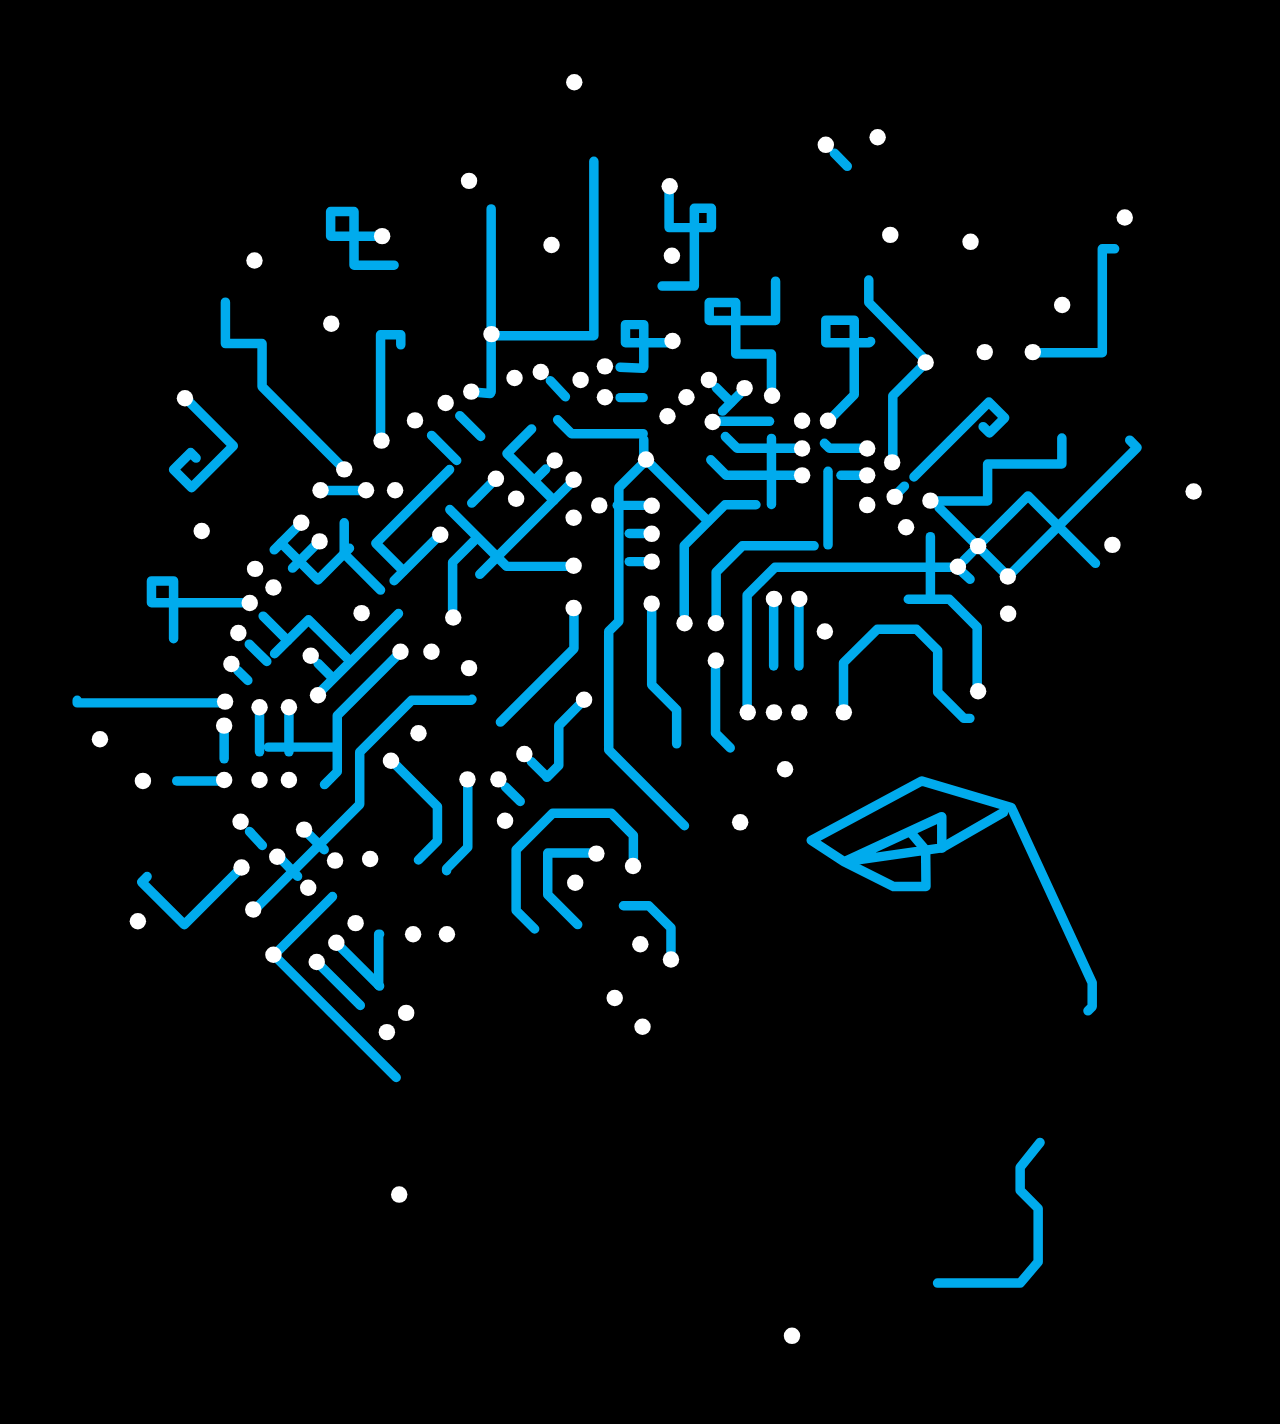
<file: About.html>
<!DOCTYPE html>
<html lang="en">
<head>
	<meta charset="UTF-8">
	<meta http-equiv="X-UA-Compatible" content="IE=edge">
	<meta name="viewport" content="width=device-width, initial-scale=1.0">
	<link rel="stylesheet" href="css/circuit.css">
	<title>Document</title>
</head>
<body>
	<audio src="images/good.mp3" id="About" loop="loop"></audio>
	<script type="text/javascript">
	window.onload=function(){
    document.getElementById("About").play();
  }
</script>
	<div id="circuitry">
		<svg version="1.1" xmlns="http://www.w3.org/2000/svg" xmlns:xlink="http://www.w3.org/1999/xlink" viewBox="1195.8 -3.5 400 444.3" >
			<g id="face">
				<path id="i0" d="M1491.3,262.3 1523.8,243.6"/>
				<path id="i1" d="M1481.8,257.8 1486.2,263 1486.3,274.5 1476,274.5 1460.4,266.7 1491.3,252.4 1491.3,262.3 1460.4,266.7 1450,259.9 1485,241.1 1513.3,249.5 1538.9,305 1538.9,312.5 1533.8,317.6 1504.3,317.6 1504.3,312 1518.7,312 1518.7,329.9 1523.5,333 1523.5,340.8 1519.5,345.2 1496.7,345.2 1486.2,345.2 1486.2,339.8 1492.2,339.8 1500.5,355.6 1522.4,355.5 1522.4,348.6 1519.5,345.2"/>
				<path id="i2" d="M1522.4,355.5 1516.1,363.4 1516.1,370.7 1521.8,376.4 1521.8,393.3 1516.1,400 1459.6,400 1444.3,415.3"/>
				<path id="i3" d="M1279.8,296.1 1319.5,335.8 1319.6,371.6"/>
				<path id="i4" d="M1429.7,217.1 1429.7,182.3 1438.5,173.5 1496.1,173.5 1522,197 1523.8,243.6"/>
			</g>
			<g id="head">
				<path id="i5" d="M1318.4,138"/>
				<path id="i6" d="M1427.3,118.7 1418.4,127.6"/>
				<path id="i7" d="M1487.7,183.5 1487.7,151.8"/>
				<path id="i8" d="M1512.1,176.2 1476.3,140.5"/>
				<path id="i9" d="M1331.3,164.4 1309.5,186.2"/>
				<path id="i10" d="M1287.3,160.7 1275.8,172.2"/>
				<path id="i11" d="M1293.1,166.5 1281.6,178"/>
				<path id="i12" d="M1348.9,146.8 1338.3,157.4"/>
				<path id="i13" d="M1362.3,146.1 1368.1,140.3"/>
				<path id="i14" d="M1438.1,185.6 1438.1,216.7"/>
				<path id="i15" d="M1446.1,185.6 1446.1,216.7"/>
				<path id="i16" d="M1281.6,294.6 1309.1,267.1"/>
				<path id="i17" d="M1437.4,153.6 1437.4,118.7"/>
				<path id="i18" d="M1299.7,230.4 1264.2,230.4"/>
				<path id="i19" d="M1264.2,223.6 1264.2,241.1"/>
				<path id="i20" d="M1396.8,119.8 1385.5,119.8"/>
				<path id="i21" d="M1348.4,118.5 1342.7,118"/>
				<path id="i22" d="M1396.8,110.5 1385.5,110"/>
				<path id="i23" d="M1295.9,149.2 1318.5,149.2"/>
				<path id="i24" d="M1372.2,119.5 1364.7,111.5"/>
				<path id="i25" d="M1345.4,132.1 1334.5,121.3"/>
				<path id="i26" d="M1337.8,139.7 1324.9,126.8"/>
				<path id="i27" d="M1465.5,144.4 1455.4,144.4"/>
				<path id="i28" d="M1397.3,153.9 1382.6,153.9"/>
				<path id="i29" d="M1397.3,162.8 1389.4,162.8"/>
				<path id="i30" d="M1397.3,171.7 1389.4,171.7"/>
				<path id="i31" d="M1284.3,196.7 1272.3,184.7"/>
				<path id="i32" d="M1424.6,121.3 1417.8,114.5"/>
				<path id="i33" d="M1276.3,261.5 1269.5,254.2"/>
				<path id="i34" d="M1298.5,208.5 1291.8,201.8"/>
				<path id="i35" d="M1357.9,247.6 1351.1,240.9"/>
				<path id="i36" d="M1366.1,239.6 1359.3,232.9"/>
				<path id="i37" d="M1275.4,217.8 1275.4,240.9"/>
				<path id="i38" d="M1284.7,217.8 1284.7,240.9"/>
				<path id="i39" d="M1289.5,256.5 1299.4,266.4"/>
				<path id="i40" d="M1299.6,292.3 1321.9,314.5"/>
				<path id="i41" d="M1293.5,298.4 1315.8,320.6"/>
				<path id="i42" d="M1281.5,265.1 1290.9,274.9"/>
				<path id="i43" d="M1455.3,166.4 1455.3,128.1"/>
				<path id="i44" d="M1476.2,151.1 1481.6,145.7"/>
				<path id="i45" d="M1501.5,168.1 1496.2,173.4"/>
				<path id="i46" d="M1420.5,127.3 1446.8,127.3"/>
				<path id="i47" d="M1271.7,209.3 1266.4,204.1"/>
				<path id="i48" d="M1277.7,203.3 1268.6,194.3"/>
				<path id="i49" d="M1417.3,158.9 1397,138.7 1397,110.1"/>
				<path id="i50" d="M1374.9,173.2 1353.6,173.2 1313.7,133.3"/>
				<path id="i51" d="M1320.9,174.6 1312.2,165.9 1348.7,129.4 1348.7,118"/>
				<path id="i52" d="M1380.1,263.9 1366.6,263.9 1366.6,277.1 1388,298.4 1388,307.6"/>
				<path id="i53" d="M1341.3,242.5 1341.3,262.1 1334.6,268.9 1334.6,289.5"/>
				<path id="i54" d="M1444.9,144.4 1423.1,144.4 1404.8,126"/>
				<path id="i55" d="M1444.9,135.8 1426.5,135.8 1411.5,120.8"/>
				<path id="i56" d="M1397.4,140 1389.1,148.3 1389.1,190.6 1385.9,193.8 1385.9,231.3 1423.5,268.9 1423.5,292.5 1405.7,308.2 1396,308.2 1396,295.5"/>
				<path id="i57" d="M1375.6,145.2 1344.7,176.1 1344.7,192 1341.7,195 1341.7,203.3"/>
				<path id="i58" d="M1336.5,187 1336.5,171.9 1355.2,153.2"/>
				<path id="i59" d="M1295.3,212.2 1321,186.5 1329.6,186.5 1329.6,197.6"/>
				<path id="i60" d="M1502.5,211.1 1502.5,192.4 1493.7,183.6 1464,183.6 1455.3,192.3"/>
				<path id="i61" d="M1419.7,205.5 1419.7,226 1431,237.3 1439.6,237.3"/>
				<path id="i62" d="M1419.9,188.7 1419.9,175 1428.2,166.7 1480,166.7 1480,162.8"/>
				<path id="i63" d="M1409.8,188.5 1409.8,166.6 1422.7,153.7 1465.5,153.7"/>
				<path id="i64" d="M1374.9,188.7 1374.9,199.2 1343.3,230.8 1330.6,230.8 1327.4,227.6"/>
				<path id="i65" d="M1319.4,201 1300,220.4 1300,238.2 1271.2,267"/>
				<path id="i66" d="M1275.2,280.5 1307.1,248.5 1307.1,232 1323.5,215.6 1342.3,215.6 1367.8,190.1 1367.8,164.3 1374.6,157.5"/>
				<path id="i67" d="M1318.6,236.1 1331.7,249.2 1331.7,260.1 1307.3,284.5"/>
				<path id="i68" d="M1399.5,185.8 1399.5,210.7 1407.4,218.6 1407.4,233.9 1426.1,252.6"/>
				<path id="i69" d="M1376.6,217 1370.1,223.6 1370.1,236.2 1353.6,252.7"/>
				<path id="i70" d="M1405.6,295.2 1405.6,287.6 1398.6,280.6 1381.7,280.6 1376.6,275.6"/>
				<path id="i71" d="M1393.7,266.1 1393.7,258.3 1386.7,251.3 1368.2,251.3 1356.6,262.9 1356.6,282.1 1380,305.5 1380,319 1396.7,319"/>
				<path id="i72" d="M1460.2,218.5 1460.2,203.7 1470.9,193.1 1483.3,193.1 1490,199.8 1490,213 1498.3,221.3 1507.3,221.3 1512.2,216.3 1512.2,176.4"/>
				<path id="i73" d="M1368.5,152.3 1353.7,137.5 1377.1,114.2"/>
				<path id="i74" d="M1303.9,203 1290.9,190.1 1264.6,216.4"/>
				<path id="i75" d="M1282.2,165.8 1293.9,177.5 1308.8,162.5 1308.8,149.5"/>
				<path id="i76" d="M1396.8,131.2 1374.1,131.2 1356.3,113.4"/>
				<path id="i77" d="M1465.5,135.8 1455.7,135.8 1448.5,128.6"/>
				<path id="i78" d="M1313.7,180.7 1302.2,169.2 1302.2,142.4"/>
				<path id="i79" d="M1313.1,305.8 1313.1,289.6 1323.4,289.6"/>
			</g>
			<g id="hair">
				<path id="i80" d="M1264.2,241.1 1240.2,241.1"/>
				<path id="i81" d="M1461.4,46.6 1455.2,40.3"/>
				<path id="i82" d="M1512.3,176.4 1553.1,135.6 1548.4,130.9 1543.5,135.8 1557.1,149.5 1569.5,149.5"/>
				<path id="i83" d="M1475.8,140.2 1475.8,119.2 1486.6,108.4 1468.2,89.7 1468.2,74.1 1461.1,74.1 1461.1,80.7 1475.3,80.7 1475.3,69.1"/>
				<path id="i84" d="M1313.7,133.3 1313.7,99.9 1320.1,99.9 1320.1,105.9 1307.5,105.9 1298.6,97"/>
				<path id="i85" d="M1348.7,118 1348.7,45.3 1354.8,45.3 1354.8,51.2 1342.6,51.2"/>
				<path id="i86" d="M1264.6,216.4 1217.7,216.4 1217.7,209.1 1225.1,209.1 1225.1,227.2"/>
				<path id="i87" d="M1405,54.1 1405,66 1418.4,66 1418.4,59.9 1413,59.9 1413,84.5 1367.7,84.5 1367.7,71.6"/>
				<path id="i88" d="M1482.5,144.9 1506.2,121.2 1511.2,126.2 1506.4,131 1492.9,117.5 1504.7,105.6"/>
				<path id="i89" d="M1348.7,100.2 1381.2,100.2 1381.2,25.7 1388.5,25.7 1388.5,32.3 1375,32.3 1375,20"/>
				<path id="i90" d="M1252.7,120.7 1267.1,135.1 1253.9,148.3 1248.2,142.6 1253.6,137.2 1282.2,165.8"/>
				<path id="i91" d="M1437.4,118.7 1437.4,106 1426.1,106 1426.1,89.7 1417.7,89.7 1417.7,95.4 1438.7,95.4 1438.7,69.2 1471.4,36.5"/>
				<path id="i92" d="M1314.2,68.7 1297.9,68.7 1297.9,60.9 1305.3,60.9 1305.3,77.9 1332.3,77.9 1348.7,100.2"/>
				<path id="i93" d="M1456.6,126 1463.6,118.9 1463.6,95.3 1454.6,95.3 1454.6,102.4 1468.4,102.4 1499.2,71.6"/>
				<path id="i94" d="M1397,110.1 1397,96.7 1391.2,96.7 1391.2,102.4 1405.9,102.4 1405.9,74.9"/>
				<path id="i95" d="M1502.6,166.9 1518.6,150.9 1544.7,177 1539.6,182 1534.6,177.1 1545.3,166.4"/>
				<path id="i96" d="M1487.7,152.5 1505.8,152.5 1505.8,140.8 1529.3,140.8 1529.3,90.6"/>
				<path id="i97" d="M1520.2,105.6 1542.1,105.6 1542.1,72.7 1556,72.7 1556,78.9 1549,78.9 1549,63.1"/>
				<path id="i98" d="M1272.3,184.7 1241.2,184.7 1241.2,177.8 1248.2,177.8 1248.2,196.2 1257,196.2 1257,162.1"/>
				<path id="i99" d="M1302.2,142.4 1276.2,116.3 1276.2,102.7 1264.6,102.7 1264.6,85.8 1280.8,85.8 1280.8,93.3 1273.7,93.3 1273.7,76.9"/>
				<path id="i100" d="M1269.7,268.5 1251.6,286.6 1238.1,273.1 1244.2,267 1249.7,272.4 1236.9,285.2"/>
		</g>
			<g id="circles" fill="#fff">
				<circle cx="1571" cy="149.5" r="2.6"/>
				<circle cx="1486.2" cy="108.7" r="2.6"/>
				<circle cx="1475" cy="68.3" r="2.6"/>
				<circle cx="1500.4" cy="70.5" r="2.6"/>
				<circle cx="1298.1" cy="96.4" r="2.6"/>
				<circle cx="1341.7" cy="51.2" r="2.6"/>
				<circle cx="1224.9" cy="227.9" r="2.6"/>
				<circle cx="1405.2" cy="52.9" r="2.6"/>
				<circle cx="1504.9" cy="105.4" r="2.6"/>
				<circle cx="1520.1" cy="105.4" r="2.6"/>
				<circle cx="1367.8" cy="71.5" r="2.6"/>
				<circle cx="1375" cy="20" r="2.6"/>
				<circle cx="1471" cy="37.4" r="2.6"/>
				<circle cx="1348.8" cy="99.7" r="2.6"/>
				<circle cx="1314.2" cy="68.7" r="2.6"/>
				<circle cx="1405.9" cy="74.9" r="2.6"/>
				<circle cx="1406.1" cy="101.9" r="2.6"/>
				<circle cx="1545.3" cy="166.4" r="2.6"/>
				<circle cx="1529.4" cy="90.5" r="2.6"/>
				<circle cx="1549.2" cy="62.8" r="2.6"/>
				<circle cx="1257.1" cy="162" r="2.6"/>
				<circle cx="1273.8" cy="76.4" r="2.6"/>
				<circle cx="1454.6" cy="39.8" r="2.6"/>
				<circle cx="1236.9" cy="285.5" r="2.6"/>
				<circle cx="1251.8" cy="120" r="2.6"/>
				<circle cx="1238.5" cy="241.1" r="2.6"/>
				<circle cx="1428.9" cy="116.8" r="2.6"/>
				<circle cx="1387.8" cy="309.8" r="2.6"/>
				<circle cx="1382" cy="264.1" r="2.6"/>
				<circle cx="1319.6" cy="372" r="2.6"/>
				<circle cx="1443.9" cy="416.7" r="2.6"/>
				<circle cx="1334.7" cy="289.6" r="2.6"/>
				<circle cx="1341.2" cy="240.6" r="2.6"/>
				<circle cx="1404.5" cy="125.7" r="2.6"/>
				<circle cx="1447.1" cy="144.4" r="2.6"/>
				<circle cx="1447.1" cy="135.9" r="2.6"/>
				<circle cx="1395.9" cy="292.8" r="2.6"/>
				<circle cx="1397.7" cy="139.4" r="2.6"/>
				<circle cx="1341.7" cy="205.4" r="2.6"/>
				<circle cx="1332.6" cy="163.2" r="2.6"/>
				<circle cx="1307.7" cy="188" r="2.6"/>
				<circle cx="1288.6" cy="159.4" r="2.6"/>
				<circle cx="1274" cy="174" r="2.6"/>
				<circle cx="1294.4" cy="165.3" r="2.6"/>
				<circle cx="1279.8" cy="179.9" r="2.6"/>
				<circle cx="1350.2" cy="145.5" r="2.6"/>
				<circle cx="1368.8" cy="139.7" r="2.6"/>
				<circle cx="1356.6" cy="151.8" r="2.6"/>
				<circle cx="1336.7" cy="189.4" r="2.6"/>
				<circle cx="1329.8" cy="200.2" r="2.6"/>
				<circle cx="1293.9" cy="214" r="2.6"/>
				<circle cx="1429.9" cy="219.4" r="2.6"/>
				<circle cx="1502.8" cy="212.7" r="2.6"/>
				<circle cx="1454.3" cy="193.8" r="2.6"/>
				<circle cx="1438.2" cy="183.5" r="2.6"/>
				<circle cx="1438.2" cy="219.4" r="2.6"/>
				<circle cx="1446.2" cy="183.5" r="2.6"/>
				<circle cx="1446.2" cy="219.4" r="2.6"/>
				<circle cx="1441.7" cy="237.4" r="2.6"/>
				<circle cx="1419.8" cy="203" r="2.6"/>
				<circle cx="1480" cy="160.8" r="2.6"/>
				<circle cx="1419.8" cy="191.2" r="2.6"/>
				<circle cx="1467.7" cy="153.8" r="2.6"/>
				<circle cx="1409.9" cy="191.2" r="2.6"/>
				<circle cx="1374.8" cy="186.4" r="2.6"/>
				<circle cx="1374.8" cy="173" r="2.6"/>
				<circle cx="1325.7" cy="226" r="2.6"/>
				<circle cx="1320" cy="200.2" r="2.6"/>
				<circle cx="1269.7" cy="268.5" r="2.6"/>
				<circle cx="1374.8" cy="157.8" r="2.6"/>
				<circle cx="1273.4" cy="281.8" r="2.6"/>
				<circle cx="1317" cy="234.7" r="2.6"/>
				<circle cx="1305.8" cy="286.1" r="2.6"/>
				<circle cx="1399.5" cy="185" r="2.6"/>
				<circle cx="1427.5" cy="254.2" r="2.6"/>
				<circle cx="1353.1" cy="253.7" r="2.6"/>
				<circle cx="1378.1" cy="215.4" r="2.6"/>
				<circle cx="1375.3" cy="273.3" r="2.6"/>
				<circle cx="1405.6" cy="297.6" r="2.6"/>
				<circle cx="1393.6" cy="268" r="2.6"/>
				<circle cx="1396.6" cy="318.9" r="2.6"/>
				<circle cx="1279.8" cy="296.1" r="2.6"/>
				<circle cx="1310.4" cy="265.8" r="2.6"/>
				<circle cx="1460.3" cy="219.4" r="2.6"/>
				<circle cx="1512.2" cy="176.4" r="2.6"/>
				<circle cx="1487.7" cy="152.4" r="2.6"/>
				<circle cx="1410.5" cy="119.7" r="2.6"/>
				<circle cx="1377" cy="114.2" r="2.6"/>
				<circle cx="1314" cy="133.4" r="2.6"/>
				<circle cx="1384.7" cy="119.7" r="2.6"/>
				<circle cx="1342.4" cy="117.9" r="2.6"/>
				<circle cx="1384.7" cy="109.9" r="2.6"/>
				<circle cx="1318.3" cy="149.1" r="2.6"/>
				<circle cx="1309.1" cy="149.1" r="2.6"/>
				<circle cx="1294.7" cy="149.1" r="2.6"/>
				<circle cx="1374.8" cy="145.8" r="2.6"/>
				<circle cx="1356.1" cy="113.6" r="2.6"/>
				<circle cx="1364.4" cy="111.7" r="2.6"/>
				<circle cx="1334.3" cy="121.5" r="2.6"/>
				<circle cx="1324.6" cy="127" r="2.6"/>
				<circle cx="1467.7" cy="144.4" r="2.6"/>
				<circle cx="1467.7" cy="135.9" r="2.6"/>
				<circle cx="1399.5" cy="154" r="2.6"/>
				<circle cx="1399.5" cy="162.9" r="2.6"/>
				<circle cx="1399.5" cy="171.7" r="2.6"/>
				<circle cx="1266.5" cy="204.1" r="2.6"/>
				<circle cx="1264.5" cy="216" r="2.6"/>
				<circle cx="1264.2" cy="223.6" r="2.6"/>
				<circle cx="1268.7" cy="194.3" r="2.6"/>
				<circle cx="1272.3" cy="184.8" r="2.6"/>
				<circle cx="1417.6" cy="114.2" r="2.6"/>
				<circle cx="1269.4" cy="254" r="2.6"/>
				<circle cx="1291.6" cy="201.5" r="2.6"/>
				<circle cx="1351" cy="240.6" r="2.6"/>
				<circle cx="1359.2" cy="232.6" r="2.6"/>
				<circle cx="1302.2" cy="142.5" r="2.6"/>
				<circle cx="1275.4" cy="240.8" r="2.6"/>
				<circle cx="1264.2" cy="240.8" r="2.6"/>
				<circle cx="1275.4" cy="217.8" r="2.6"/>
				<circle cx="1284.7" cy="240.8" r="2.6"/>
				<circle cx="1284.7" cy="217.8" r="2.6"/>
				<circle cx="1299.3" cy="266.3" r="2.6"/>
				<circle cx="1289.5" cy="256.5" r="2.6"/>
				<circle cx="1321.8" cy="314.5" r="2.6"/>
				<circle cx="1299.7" cy="292.3" r="2.6"/>
				<circle cx="1315.7" cy="320.6" r="2.6"/>
				<circle cx="1293.5" cy="298.4" r="2.6"/>
				<circle cx="1290.8" cy="274.9" r="2.6"/>
				<circle cx="1281" cy="265.1" r="2.6"/>
				<circle cx="1437.6" cy="119.2" r="2.6"/>
				<circle cx="1455.3" cy="127.1" r="2.6"/>
				<circle cx="1475.6" cy="140.3" r="2.6"/>
				<circle cx="1324" cy="289.6" r="2.6"/>
				<circle cx="1512.3" cy="188.2" r="2.6"/>
				<circle cx="1496.4" cy="173.3" r="2.6"/>
				<circle cx="1502.8" cy="166.8" r="2.6"/>
				<circle cx="1382.9" cy="153.9" r="2.6"/>
				<circle cx="1476.4" cy="151.2" r="2.6"/>
				<circle cx="1447.1" cy="127.1" r="2.6"/>
				<circle cx="1418.8" cy="127.5" r="2.6"/>
			</g>
		</svg>
	</div><!-- circuitry -->
	<script src="js/loader.js"></script>
	<script src="js/music.js"></script>
</body>
</html>
</file>
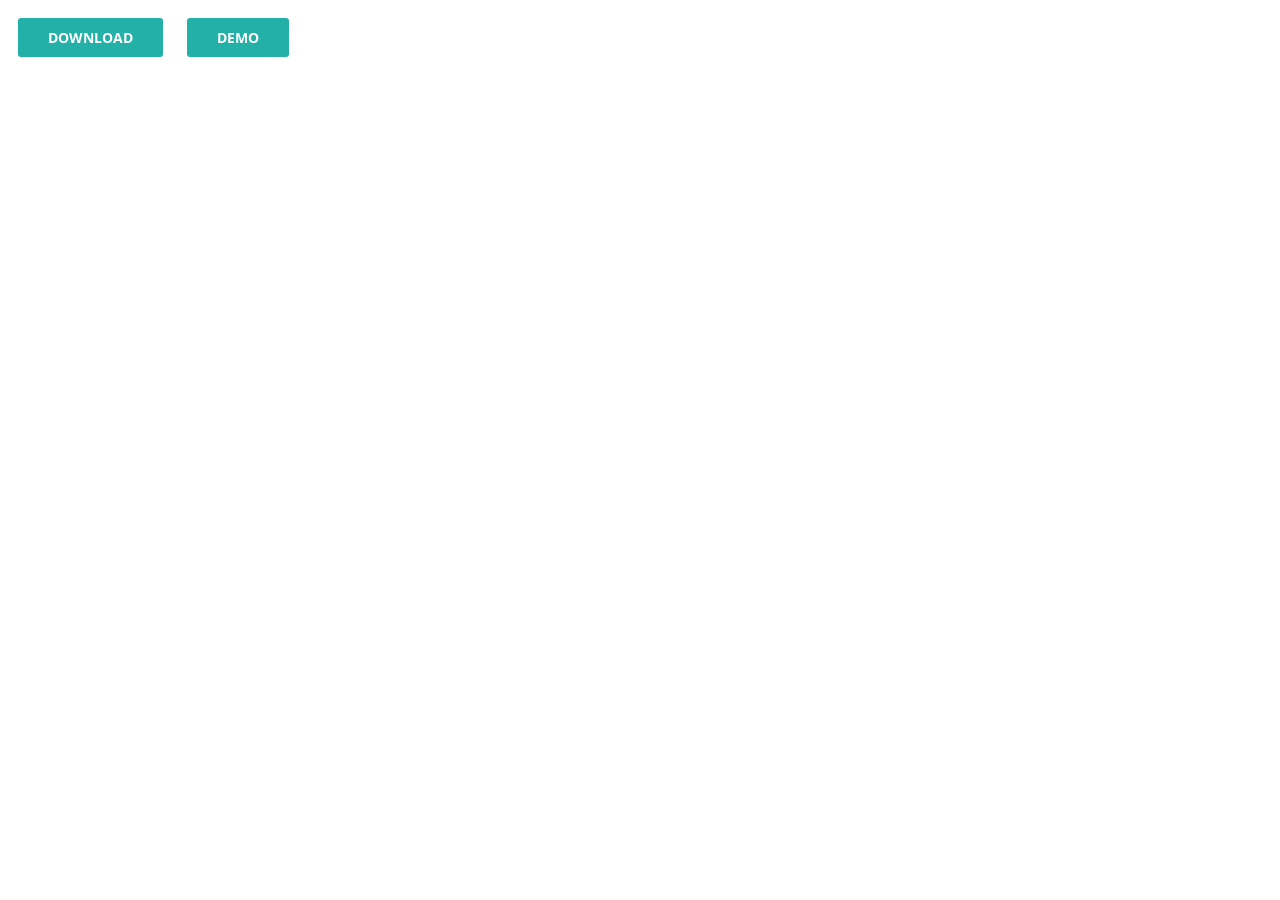
<file: images/button.htm>
<!DOCTYPE HTML>

<html>

<head>
  <title>Untitled</title>
</head>

<body>
<link href='https://fonts.googleapis.com/css?family=Open+Sans:400,800,300,700' rel='stylesheet' type='text/css'>
<style type="text/css">
    .rt-download-btn, .rt-demo-btn{
        background: #23b0a7;
        padding: 10px 30px;
        border-radius: 3px;
        display: inline-block;
        margin: 10px;
        color: #fff;
        text-decoration: none;
        text-transform: uppercase;
        font-family: 'Open Sans', sans-serif;
        font-weight: 700;
        font-size: 14px;
        -webkit-transition: all .5s;
        -moz-transition: all .5s;
        -o-transition: all .5s;
        transition: all .5s
    }
    .rt-download-btn:hover, .rt-demo-btn:hover{
        background: #1D9189
    }
</style>
<a href="#" class="rt-download-btn" target="_blank">Download</a>
<a href="#" class="rt-demo-btn" target="_blank" >Demo</a>
</body>

</html>
</file>
<file: css/circuit.css>
body { background-color:  black; }
			#circles { opacity: 0;
				-webkit-animation: circleFade .5s 2s forwards 1;
				animation: circleFade .5s 2s forwards 1;
			}
			@-webkit-keyframes circleFade {
				0%   { opacity: 0; }
				100% { opacity: 1; }
			}
			@-moz-keyframes circleFade {
				0%   { opacity: 0; }
				100% { opacity: 1; }
			}
			@-o-keyframes circleFade {
				0%   { opacity: 0; }
				100% { opacity: 1; }
			}
			@keyframes circleFade {
				0%   { opacity: 0; }
				100% { opacity: 1; }
			}
</file>
